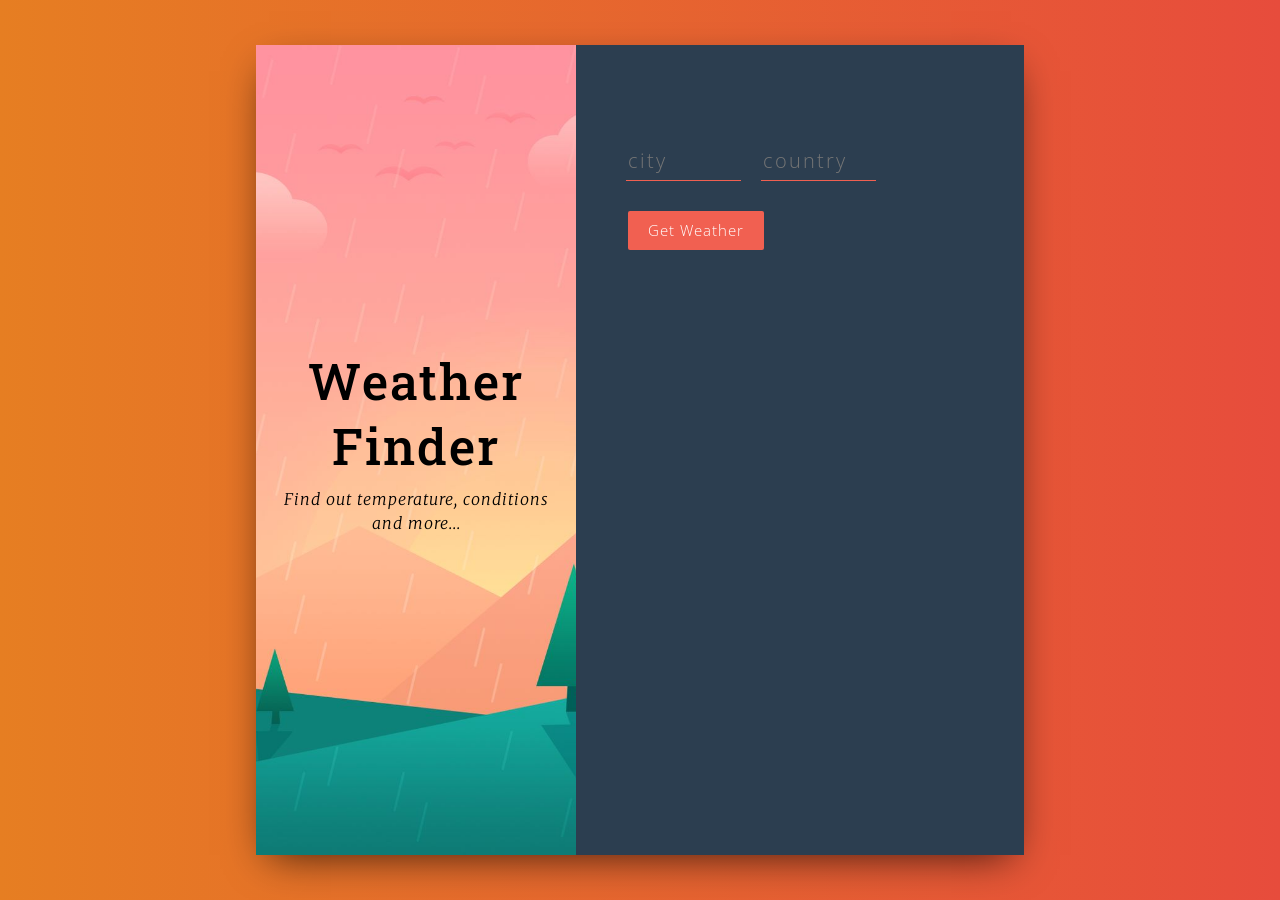
<file: index.html>
<!doctype html><html lang="en"><head><meta charset="utf-8"/><link rel="shortcut icon" href="/favicon.ico"/><meta name="viewport" content="width=device-width,initial-scale=1"/><meta name="theme-color" content="#000000"/><link rel="manifest" href="/manifest.json"/><title>React App</title><link href="/static/css/2.266e55a5.chunk.css" rel="stylesheet"><link href="/static/css/main.5572b3b2.chunk.css" rel="stylesheet"></head><body><noscript>You need to enable JavaScript to run this app.</noscript><div id="root"></div><script>!function(l){function e(e){for(var r,t,n=e[0],o=e[1],u=e[2],f=0,i=[];f<n.length;f++)t=n[f],p[t]&&i.push(p[t][0]),p[t]=0;for(r in o)Object.prototype.hasOwnProperty.call(o,r)&&(l[r]=o[r]);for(s&&s(e);i.length;)i.shift()();return c.push.apply(c,u||[]),a()}function a(){for(var e,r=0;r<c.length;r++){for(var t=c[r],n=!0,o=1;o<t.length;o++){var u=t[o];0!==p[u]&&(n=!1)}n&&(c.splice(r--,1),e=f(f.s=t[0]))}return e}var t={},p={1:0},c=[];function f(e){if(t[e])return t[e].exports;var r=t[e]={i:e,l:!1,exports:{}};return l[e].call(r.exports,r,r.exports,f),r.l=!0,r.exports}f.m=l,f.c=t,f.d=function(e,r,t){f.o(e,r)||Object.defineProperty(e,r,{enumerable:!0,get:t})},f.r=function(e){"undefined"!=typeof Symbol&&Symbol.toStringTag&&Object.defineProperty(e,Symbol.toStringTag,{value:"Module"}),Object.defineProperty(e,"__esModule",{value:!0})},f.t=function(r,e){if(1&e&&(r=f(r)),8&e)return r;if(4&e&&"object"==typeof r&&r&&r.__esModule)return r;var t=Object.create(null);if(f.r(t),Object.defineProperty(t,"default",{enumerable:!0,value:r}),2&e&&"string"!=typeof r)for(var n in r)f.d(t,n,function(e){return r[e]}.bind(null,n));return t},f.n=function(e){var r=e&&e.__esModule?function(){return e.default}:function(){return e};return f.d(r,"a",r),r},f.o=function(e,r){return Object.prototype.hasOwnProperty.call(e,r)},f.p="/";var r=window.webpackJsonp=window.webpackJsonp||[],n=r.push.bind(r);r.push=e,r=r.slice();for(var o=0;o<r.length;o++)e(r[o]);var s=n;a()}([])</script><script src="/static/js/2.f1e50439.chunk.js"></script><script src="/static/js/main.94c11fae.chunk.js"></script></body></html>
</file>
<file: static/css/main.5572b3b2.chunk.css>
@import url(https://fonts.googleapis.com/css?family=Merriweather:100,200,300,300i,400,400i,700);@import url(https://fonts.googleapis.com/css?family=Roboto+Slab:400,700);@import url(https://fonts.googleapis.com/css?family=Open+Sans:300,400);body{margin:0;font-family:-apple-system,BlinkMacSystemFont,Segoe UI,Roboto,Oxygen,Ubuntu,Cantarell,Fira Sans,Droid Sans,Helvetica Neue,sans-serif;-webkit-font-smoothing:antialiased;-moz-osx-font-smoothing:grayscale}code{font-family:source-code-pro,Menlo,Monaco,Consolas,Courier New,monospace}body{font-family:Open Sans,serif}.wrapper{background:-webkit-gradient(linear,left top,right top,from(#e67e22),to(#e74c3c));background:-webkit-linear-gradient(left,#e67e22,#e74c3c);background:linear-gradient(90deg,#e67e22,#e74c3c);height:100vh;display:flex;justify-content:center;align-items:center}.main{height:90vh;background:#fff;box-shadow:0 13px 40px -13px rgba(0,0,0,.75);width:60%;margin:0 auto}.title-container{height:90vh;background:url(/static/media/bg.b6796c73.jpg) 50% no-repeat;background-size:cover;display:flex;align-items:center;justify-content:center;text-align:center;color:#000}.title-container__title{font-size:50px;letter-spacing:2px;line-height:1.3;font-family:Roboto Slab,serif}.title-container__subtitle{font-style:italic;font-weight:100;letter-spacing:1px;line-height:1.5;font-family:Merriweather,serif}.form-container{background-color:#2c3e50;height:90vh;padding-top:100px;padding-left:50px}input[type=text]{background-color:transparent;border:0;border-bottom:1px solid #f16051;width:30%;padding-bottom:4px;color:#fff!important;font-weight:lighter;letter-spacing:2px;margin-bottom:30px;margin-right:20px;font-size:20px;outline:none}input:-webkit-autofill{-webkit-box-shadow:0 0 0 30px #2c3e50 inset;-webkit-text-fill-color:#fff!important}button{border:0;padding:8px 20px;margin:0 2px;border-radius:2px;font-weight:lighter;letter-spacing:1px;font-size:15px;cursor:pointer;background-color:#f16051;color:#fff;font-weight:100}button:active{outline:none}.weather__info{width:60%;font-size:20px;font-weight:200;letter-spacing:2px}.weather__key{color:#f16051;border-bottom:2px solid hsla(0,0%,100%,.06);padding:20px 0;font-weight:400}.weather__key:last-child{border:0}.weather__value{color:#fff;font-weight:200}.weather__error{color:#f16051;font-size:20px;letter-spacing:1px;font-weight:200}
/*# sourceMappingURL=main.5572b3b2.chunk.css.map */
</file>
